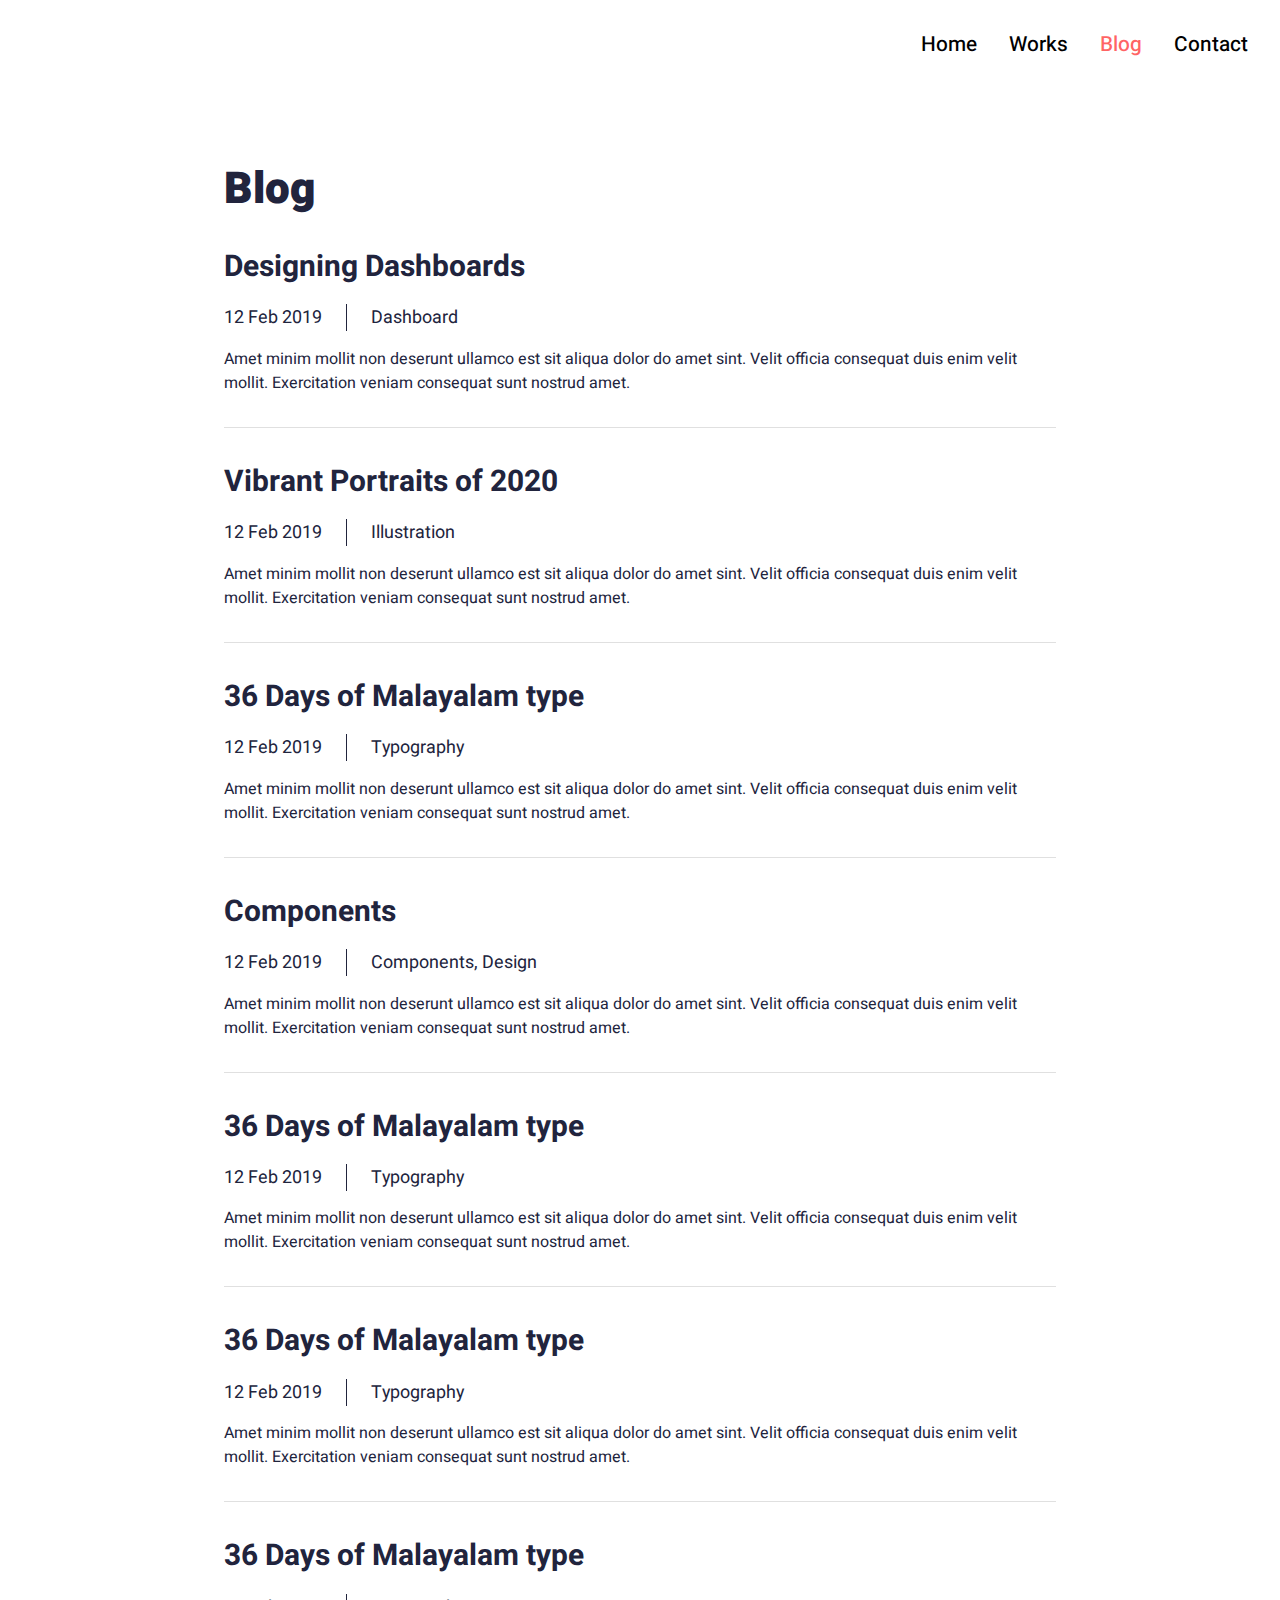
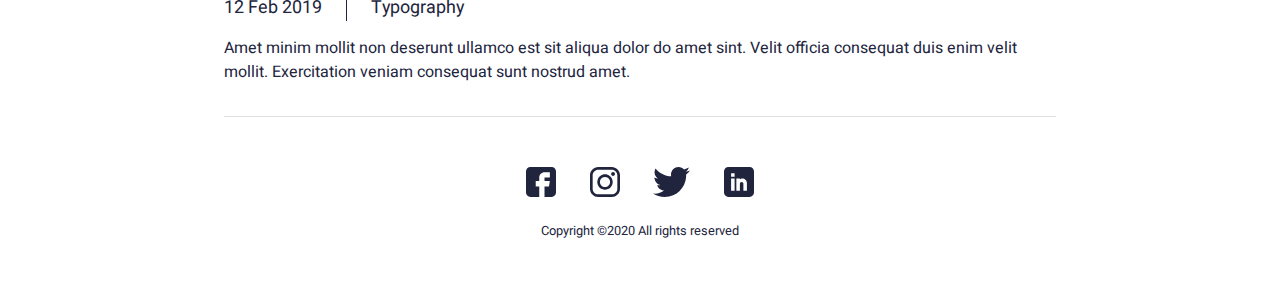
<file: pages/blog.html>
<!DOCTYPE html>
<html lang="en">
<head>
    <meta charset="UTF-8">
    <meta name="viewport" content="width=device-width, initial-scale=1.0">
    <title>Portfolio - Blog</title>
    <link rel="stylesheet" href="../style/blog.css">
</head>
<body>
    <section class="header-section">
        <a href="../index.html">Home</a>
        <a href="#">Works</a>
        <a href="../pages/blog.html">Blog</a>
        <a href="#">Contact</a>
        <button class="menu-btn">
            <img class="menu-btn-img" src="../assets/menu.svg" />
        </button>
        <div class="menu-expand">
            <a href="../index.html">Home</a>
            <a href="#">Works</a>
            <a href="../pages/blog.html">Blog</a>
            <a href="#">Contact</a>
        </div>
    </section>
    <section class="blog-section">
        <h1 class="title-text">Blog</h1>
        <div class="blogs">
            <div class="blog-detail">
                <div class="text">
                    <p class="primary-text">Designing Dashboards</p>
                    <div class="time-tag">
                        <p class="time">12 Feb 2019</p>
                        <p class="tag">Dashboard</p>
                    </div>
                    <p class="secondary-text">
                        Amet minim mollit non deserunt ullamco est sit aliqua dolor do amet sint. Velit officia
                        consequat duis enim velit mollit. Exercitation veniam consequat sunt nostrud amet.
                    </p>
                </div>
            </div>
            <div class="blog-detail">
                <div class="text">
                    <p class="primary-text">Vibrant Portraits of 2020</p>
                    <div class="time-tag">
                        <p class="time">12 Feb 2019</p>
                        <p class="tag">Illustration</p>
                    </div>
                    <p class="secondary-text">
                        Amet minim mollit non deserunt ullamco est sit aliqua dolor do amet sint. Velit officia
                        consequat duis enim velit mollit. Exercitation veniam consequat sunt nostrud amet.
                    </p>
                </div>
            </div>
            <div class="blog-detail">
                <div class="text">
                    <p class="primary-text">36 Days of Malayalam type</p>
                    <div class="time-tag">
                        <p class="time">12 Feb 2019</p>
                        <p class="tag">Typography</p>
                    </div>
                    <p class="secondary-text">
                        Amet minim mollit non deserunt ullamco est sit aliqua dolor do amet sint. Velit officia
                        consequat duis enim velit mollit. Exercitation veniam consequat sunt nostrud amet.
                    </p>
                </div>
            </div>
            <div class="blog-detail">
                <div class="text">
                    <p class="primary-text">Components</p>
                    <div class="time-tag">
                        <p class="time">12 Feb 2019</p>
                        <p class="tag">Components, Design</p>
                    </div>
                    <p class="secondary-text">
                        Amet minim mollit non deserunt ullamco est sit aliqua dolor do amet sint. Velit officia
                        consequat duis enim velit mollit. Exercitation veniam consequat sunt nostrud amet.
                    </p>
                </div>
            </div>
            <div class="blog-detail">
                <div class="text">
                    <p class="primary-text">36 Days of Malayalam type</p>
                    <div class="time-tag">
                        <p class="time">12 Feb 2019</p>
                        <p class="tag">Typography</p>
                    </div>
                    <p class="secondary-text">
                        Amet minim mollit non deserunt ullamco est sit aliqua dolor do amet sint. Velit officia
                        consequat duis enim velit mollit. Exercitation veniam consequat sunt nostrud amet.
                    </p>
                </div>
            </div>
            <div class="blog-detail">
                <div class="text">
                    <p class="primary-text">36 Days of Malayalam type</p>
                    <div class="time-tag">
                        <p class="time">12 Feb 2019</p>
                        <p class="tag">Typography</p>
                    </div>
                    <p class="secondary-text">
                        Amet minim mollit non deserunt ullamco est sit aliqua dolor do amet sint. Velit officia
                        consequat duis enim velit mollit. Exercitation veniam consequat sunt nostrud amet.
                    </p>
                </div>
            </div>
            <div class="blog-detail">
                <div class="text">
                    <p class="primary-text">36 Days of Malayalam type</p>
                    <div class="time-tag">
                        <p class="time">12 Feb 2019</p>
                        <p class="tag">Typography</p>
                    </div>
                    <p class="secondary-text">
                        Amet minim mollit non deserunt ullamco est sit aliqua dolor do amet sint. Velit officia
                        consequat duis enim velit mollit. Exercitation veniam consequat sunt nostrud amet.
                    </p>
                </div>
            </div>
        </div>
    </section>
    <section class="footer-section">
        <div class="social">
            <img src="../assets/fb.svg" />
            <img src="../assets/insta.svg" />
            <img src="../assets/twitter.svg" />
            <img src="../assets/linkedin.svg" />
        </div>
        <p class="coppyright-text">Copyright ©2020 All rights reserved</p>
    </section>
    <script src="../script/home-script.js"></script>
</body>
</html>
</file>
<file: style/blog.css>
@import url("https://fonts.googleapis.com/css2?family=Heebo:wght@300;400;500;700&display=swap");
html {
  font-size: 16px; }

* {
  -webkit-box-sizing: border-box;
          box-sizing: border-box;
  font-family: "Heebo", sans-serif; }

body {
  margin: 0;
  padding: 0;
  background: #ffffff;
  width: 100vw;
  overflow-x: hidden; }
  body::-webkit-scrollbar {
    display: none; }

h1,
p {
  margin: 0; }

button {
  outline: 0;
  border: 0; }

input {
  outline: 0; }

a {
  text-decoration: none; }

.header-section {
  width: 100%;
  position: fixed;
  top: 0px;
  left: 0px;
  padding: 1.8rem 0;
  display: -webkit-box;
  display: -ms-flexbox;
  display: flex;
  -webkit-box-pack: end;
      -ms-flex-pack: end;
          justify-content: flex-end;
  z-index: 999;
  background: #ffffff; }
  .header-section a {
    display: inline-block;
    color: #000;
    margin-right: 2rem;
    font-size: 1.3rem;
    font-weight: 500; }
    .header-section a:nth-child(3) {
      color: #ff6464; }
    .header-section a:last-child {
      margin-right: 3.75rem; }
  .header-section .menu-btn,
  .header-section .menu-expand {
    display: none; }

.blog-section {
  padding: 10rem 14rem 0; }
  .blog-section .title-text {
    font-weight: 900;
    color: #21243D;
    font-size: 2.75rem;
    line-height: 3.75rem;
    margin-bottom: 1.56rem; }
  .blog-section .blogs .blog-detail {
    padding: 2rem 0;
    border-bottom: 1px solid #e0e0e0; }
    .blog-section .blogs .blog-detail:first-child {
      padding-top: 0; }
    .blog-section .blogs .blog-detail .text .primary-text {
      color: #21243D;
      font-weight: 700;
      font-size: 1.87rem;
      margin-bottom: 0.75rem; }
    .blog-section .blogs .blog-detail .text .time-tag {
      display: -webkit-box;
      display: -ms-flexbox;
      display: flex;
      -webkit-box-align: center;
          -ms-flex-align: center;
              align-items: center;
      color: #21243D;
      font-size: 1.12rem;
      height: 2.12rem;
      margin-bottom: 0.75rem; }
      .blog-section .blogs .blog-detail .text .time-tag .time {
        border-right: 1px solid #21243D;
        padding-right: 1.5rem; }
      .blog-section .blogs .blog-detail .text .time-tag .tag {
        padding-left: 1.5rem; }
    .blog-section .blogs .blog-detail .text .secondary-text {
      color: #21243D;
      font-size: 1rem; }

.footer-section {
  padding: 3.1rem 9.25rem 3.3rem;
  display: -webkit-box;
  display: -ms-flexbox;
  display: flex;
  -webkit-box-orient: vertical;
  -webkit-box-direction: normal;
      -ms-flex-direction: column;
          flex-direction: column;
  -webkit-box-align: center;
      -ms-flex-align: center;
          align-items: center; }
  .footer-section .social {
    display: -webkit-box;
    display: -ms-flexbox;
    display: flex;
    margin-bottom: 1.6rem; }
    .footer-section .social img:not(img:last-child) {
      margin-right: 2.1rem; }
  .footer-section .coppyright-text {
    color: #21243D;
    font-size: 0.8rem; }

@media (max-width: 1200px) {
  .blog-section {
    padding: 7rem 4rem 2rem; } }
@media (max-width: 992px) {
  .blog-section {
    padding: 7rem 2rem 2rem; } }
@media (max-width: 576px) {
  .header-section {
    padding: 0;
    display: -webkit-box;
    display: -ms-flexbox;
    display: flex;
    -webkit-box-orient: vertical;
    -webkit-box-direction: normal;
        -ms-flex-direction: column;
            flex-direction: column;
    -webkit-box-align: end;
        -ms-flex-align: end;
            align-items: flex-end;
    -webkit-box-pack: start;
        -ms-flex-pack: start;
            justify-content: flex-start;
    min-height: 3.1rem;
    height: -webkit-fit-content;
    height: -moz-fit-content;
    height: fit-content; }
    .header-section > a {
      display: none; }
    .header-section .menu-btn {
      margin-top: 1.25rem;
      display: inline-block;
      background: transparent; }
      .header-section .menu-btn img {
        width: 1.8rem;
        height: auto;
        padding: 0; }
    .header-section .menu-expand {
      display: -webkit-box;
      display: -ms-flexbox;
      display: flex;
      -webkit-box-orient: vertical;
      -webkit-box-direction: normal;
          -ms-flex-direction: column;
              flex-direction: column;
      height: 0;
      -webkit-transition: all 0.3s ease;
      transition: all 0.3s ease; }
      .header-section .menu-expand.expand {
        height: auto;
        padding: 1rem; }
        .header-section .menu-expand.expand a {
          display: inline-block; }
      .header-section .menu-expand a {
        margin-right: 0;
        text-align: right;
        font-size: 1rem;
        display: none; }

  .blog-section {
    padding: 4.6rem 0.75rem 2.4rem; }
    .blog-section .title-text {
      font-size: 1.87rem;
      line-height: 3.75rem; }
    .blog-section .blogs .blog-detail .text .primary-text {
      font-size: 1.4rem; }
    .blog-section .blogs .blog-detail .text .time-tag .time,
    .blog-section .blogs .blog-detail .text .time-tag .tag {
      font-size: 1rem; }

  .footer-section {
    padding: 0 3.4rem; } }
</file>
